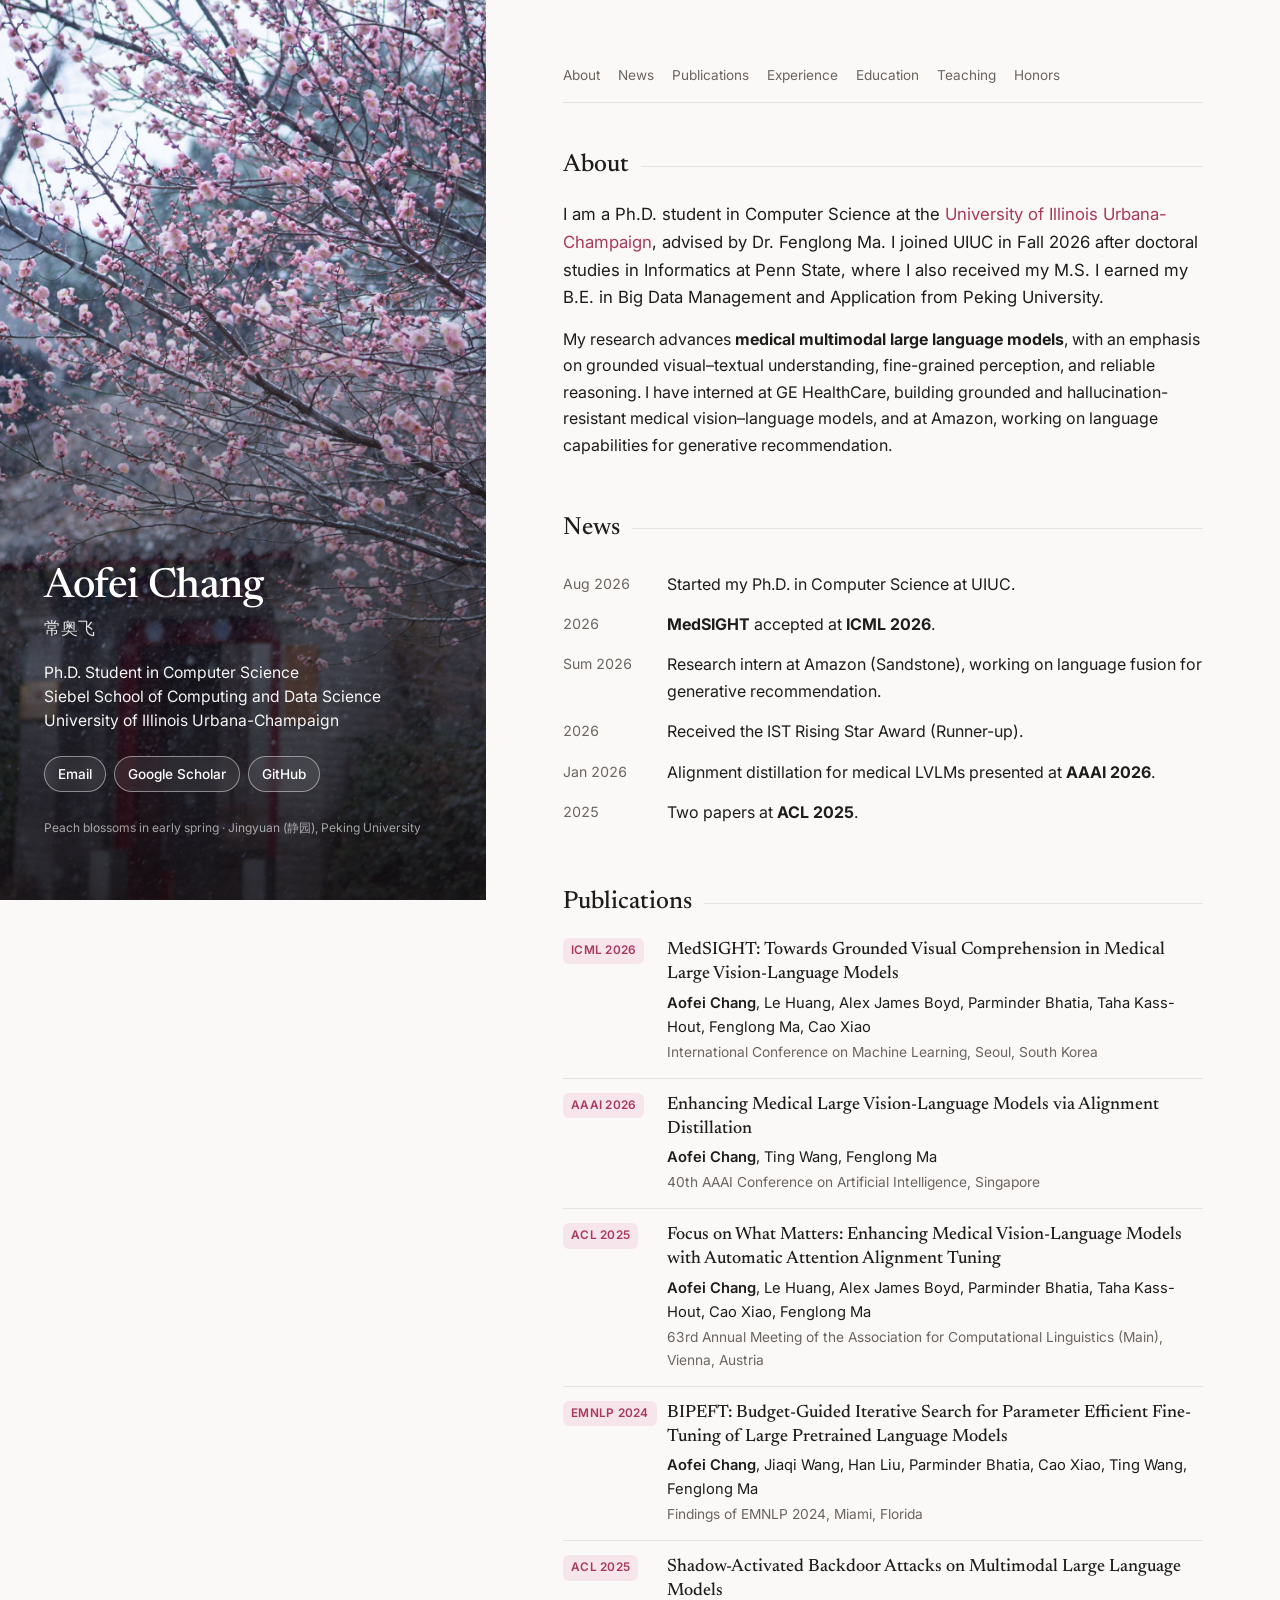
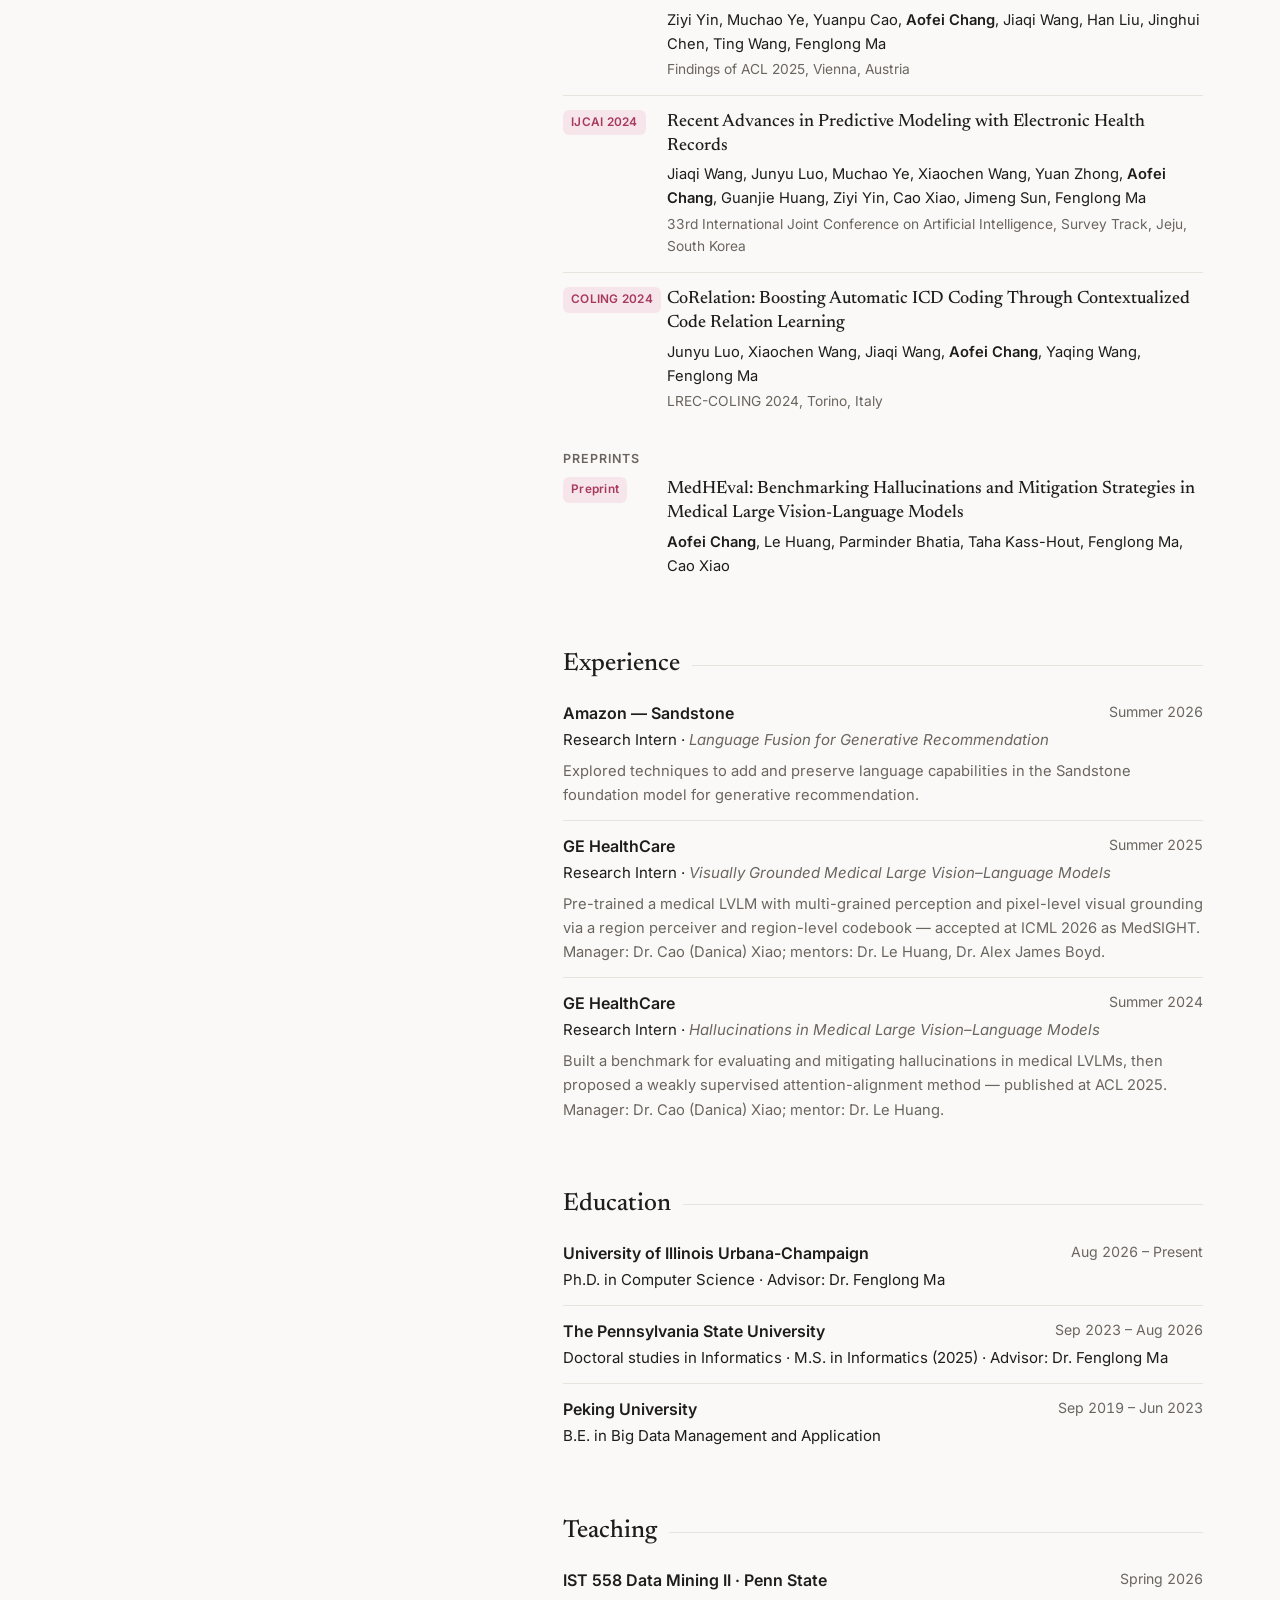
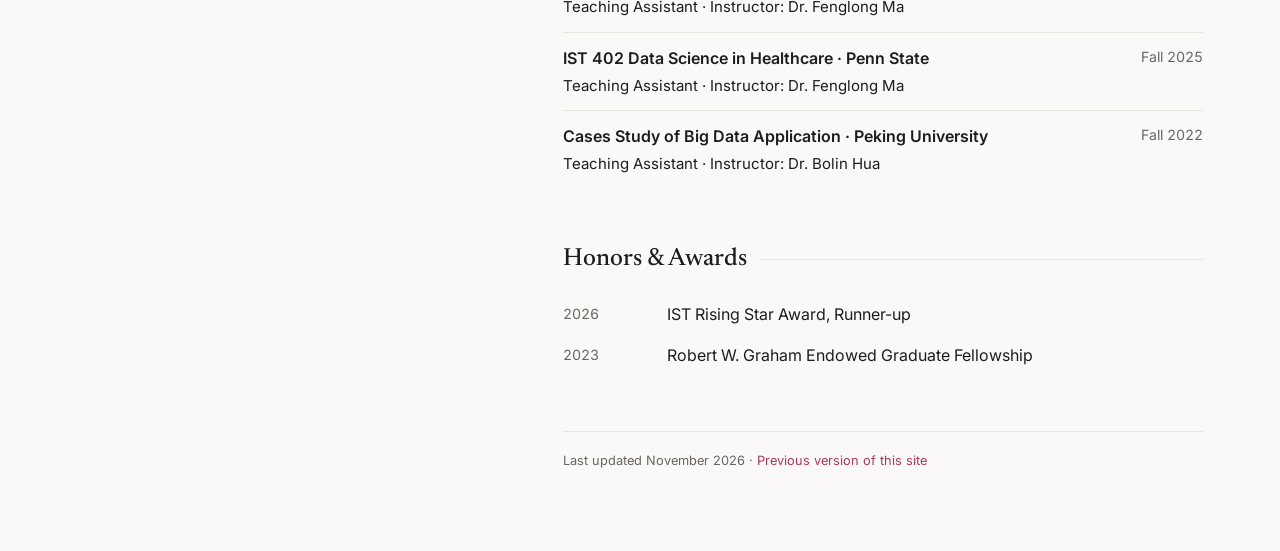
<file: index.html>
<!doctype html>
<html lang="en">
<head>
<meta charset="utf-8">
<meta name="viewport" content="width=device-width, initial-scale=1">
<title>Aofei Chang</title>
<meta name="description" content="Aofei Chang — Ph.D. student in Computer Science at the University of Illinois Urbana-Champaign, working on medical multimodal large language models.">
<link rel="icon" href="favicon.svg" type="image/svg+xml">
<link rel="preconnect" href="https://fonts.googleapis.com">
<link rel="preconnect" href="https://fonts.gstatic.com" crossorigin>
<link href="https://fonts.googleapis.com/css2?family=Newsreader:opsz,wght@6..72,400;6..72,500;6..72,600&family=Inter:wght@400;500;600&display=swap" rel="stylesheet">
<style>
:root {
  --bg: #fbf9f7;
  --surface: #ffffff;
  --ink: #1f1d1c;
  --muted: #6b6560;
  --line: #e9e3de;
  --accent: #a8395c;      /* peach blossom */
  --accent-soft: #f6e6ec;
  --serif: "Newsreader", Georgia, serif;
  --sans: "Inter", system-ui, -apple-system, "Segoe UI", sans-serif;
}
@media (prefers-color-scheme: dark) {
  :root {
    --bg: #161415;
    --surface: #1e1b1c;
    --ink: #ece7e4;
    --muted: #a39b96;
    --line: #2f2a2b;
    --accent: #e48aa8;
    --accent-soft: #3a2229;
  }
}

* { box-sizing: border-box; }
html { scroll-behavior: smooth; }
body {
  margin: 0;
  background: var(--bg);
  color: var(--ink);
  font: 16px/1.65 var(--sans);
  -webkit-font-smoothing: antialiased;
}
a { color: var(--accent); text-decoration: none; }
a:hover { text-decoration: underline; text-underline-offset: 3px; }

.layout { display: grid; grid-template-columns: minmax(300px, 38%) 1fr; min-height: 100vh; }

/* ---------- Side panel (PKU blossom) ---------- */
.side {
  position: sticky; top: 0; height: 100vh;
  background: url("assets/pku-blossom.jpg") center 35% / cover no-repeat;
  color: #fff;
  display: flex; flex-direction: column; justify-content: flex-end;
}
.side::before {
  content: ""; position: absolute; inset: 0;
  background: linear-gradient(to bottom, rgba(20,14,16,0) 30%, rgba(20,14,16,.78) 100%);
}
.side-inner { position: relative; padding: 48px 44px; }
.side h1 { font: 500 2.6rem/1.1 var(--serif); margin: 0 0 4px; letter-spacing: -.01em; }
.side .cn { font-size: 1.05rem; opacity: .85; margin: 0 0 18px; }
.side .role { margin: 0 0 22px; font-size: .98rem; line-height: 1.55; opacity: .95; }
.links { display: flex; flex-wrap: wrap; gap: 8px; }
.links a {
  color: #fff; font-size: .85rem; font-weight: 500;
  padding: 6px 13px; border: 1px solid rgba(255,255,255,.45); border-radius: 999px;
  backdrop-filter: blur(4px); background: rgba(255,255,255,.08);
}
.links a:hover { background: rgba(255,255,255,.22); text-decoration: none; }
.photo-note { margin-top: 26px; font-size: .75rem; opacity: .6; }

/* ---------- Main column ---------- */
main { padding: 64px clamp(20px, 6vw, 88px) 80px; max-width: 880px; }
nav.toc {
  display: flex; flex-wrap: wrap; gap: 4px 18px;
  font-size: .85rem; margin-bottom: 48px; padding-bottom: 16px; border-bottom: 1px solid var(--line);
}
nav.toc a { color: var(--muted); }
nav.toc a:hover { color: var(--accent); text-decoration: none; }

section { margin-bottom: 56px; scroll-margin-top: 24px; }
h2 {
  font: 500 1.55rem/1.2 var(--serif); margin: 0 0 20px;
  display: flex; align-items: center; gap: 12px;
}
h2::after { content: ""; flex: 1; height: 1px; background: var(--line); }
p { margin: 0 0 14px; }
.lead { font-size: 1.05rem; }
.muted { color: var(--muted); }

/* News */
.news { list-style: none; margin: 0; padding: 0; }
.news li { display: grid; grid-template-columns: 92px 1fr; gap: 12px; padding: 7px 0; }
.news time { color: var(--muted); font-size: .88rem; font-variant-numeric: tabular-nums; padding-top: 1px; }

/* Publications */
.pubs { list-style: none; margin: 0; padding: 0; }
.pub { display: grid; grid-template-columns: 92px 1fr; gap: 12px; padding: 14px 0; border-top: 1px solid var(--line); }
.pub:first-child { border-top: 0; padding-top: 0; }
.venue {
  align-self: start; justify-self: start;
  font-size: .74rem; font-weight: 600; letter-spacing: .02em;
  color: var(--accent); background: var(--accent-soft);
  padding: 3px 8px; border-radius: 6px; white-space: nowrap;
}
.pub .title { font-family: var(--serif); font-size: 1.12rem; font-weight: 500; line-height: 1.35; margin: 0 0 4px; }
.pub .authors { font-size: .92rem; margin: 0 0 2px; }
.pub .authors b { font-weight: 600; }
.pub .where { font-size: .86rem; color: var(--muted); margin: 0; }
.sub { font: 600 .78rem/1 var(--sans); letter-spacing: .08em; text-transform: uppercase; color: var(--muted); margin: 26px 0 12px; }

/* Timeline entries */
.entry { display: grid; grid-template-columns: 1fr auto; gap: 2px 16px; padding: 12px 0; border-top: 1px solid var(--line); }
.entry:first-of-type { border-top: 0; padding-top: 0; }
.entry h3 { font-size: 1rem; font-weight: 600; margin: 0; }
.entry .when { color: var(--muted); font-size: .88rem; white-space: nowrap; font-variant-numeric: tabular-nums; }
.entry .what { grid-column: 1 / -1; font-size: .94rem; margin: 0; }
.entry .what i { color: var(--muted); }
.entry .desc { grid-column: 1 / -1; font-size: .92rem; color: var(--muted); margin: 4px 0 0; }

footer { color: var(--muted); font-size: .8rem; border-top: 1px solid var(--line); padding-top: 18px; }

/* ---------- Mobile ---------- */
@media (max-width: 860px) {
  .layout { display: block; }
  .side { position: relative; height: auto; min-height: 72vh; background-position: center 30%; }
  .side-inner { padding: 120px 20px 28px; }
  .side h1 { font-size: 2.2rem; }
  main { padding: 36px 16px 60px; }
  .news li, .pub { grid-template-columns: 1fr; gap: 4px; }
  .entry { grid-template-columns: 1fr; }
}
</style>
</head>
<body>
<div class="layout">

  <aside class="side">
    <div class="side-inner">
      <h1>Aofei Chang</h1>
      <p class="cn">常奥飞</p>
      <p class="role">Ph.D. Student in Computer Science<br>Siebel School of Computing and Data Science<br>University of Illinois Urbana-Champaign</p>
      <div class="links">
        <a href="mailto:aofeic2@illinois.edu">Email</a>
        <a href="https://scholar.google.com/citations?user=ZIbiwGYAAAAJ&amp;hl=en" target="_blank" rel="noopener">Google Scholar</a>
        <a href="https://github.com/Aofei-Chang" target="_blank" rel="noopener">GitHub</a>
      </div>
      <p class="photo-note">Peach blossoms in early spring · Jingyuan (静园), Peking University</p>
    </div>
  </aside>

  <main>
    <nav class="toc">
      <a href="#about">About</a>
      <a href="#news">News</a>
      <a href="#publications">Publications</a>
      <a href="#experience">Experience</a>
      <a href="#education">Education</a>
      <a href="#teaching">Teaching</a>
      <a href="#honors">Honors</a>
    </nav>

    <section id="about">
      <h2>About</h2>
      <p class="lead">I am a Ph.D. student in Computer Science at the <a href="https://siebelschool.illinois.edu/" target="_blank" rel="noopener">University of Illinois Urbana-Champaign</a>, advised by Dr. Fenglong Ma. I joined UIUC in Fall 2026 after doctoral studies in Informatics at Penn State, where I also received my M.S. I earned my B.E. in Big Data Management and Application from Peking University.</p>
      <p>My research advances <strong>medical multimodal large language models</strong>, with an emphasis on grounded visual–textual understanding, fine-grained perception, and reliable reasoning. I have interned at GE HealthCare, building grounded and hallucination-resistant medical vision–language models, and at Amazon, working on language capabilities for generative recommendation.</p>
    </section>

    <section id="news">
      <h2>News</h2>
      <ul class="news">
        <li><time>Aug 2026</time><span>Started my Ph.D. in Computer Science at UIUC.</span></li>
        <li><time>2026</time><span><strong>MedSIGHT</strong> accepted at <strong>ICML 2026</strong>.</span></li>
        <li><time>Sum 2026</time><span>Research intern at Amazon (Sandstone), working on language fusion for generative recommendation.</span></li>
        <li><time>2026</time><span>Received the IST Rising Star Award (Runner-up).</span></li>
        <li><time>Jan 2026</time><span>Alignment distillation for medical LVLMs presented at <strong>AAAI 2026</strong>.</span></li>
        <li><time>2025</time><span>Two papers at <strong>ACL 2025</strong>.</span></li>
      </ul>
    </section>

    <section id="publications">
      <h2>Publications</h2>
      <ul class="pubs">
        <li class="pub">
          <span class="venue">ICML 2026</span>
          <div>
            <p class="title">MedSIGHT: Towards Grounded Visual Comprehension in Medical Large Vision-Language Models</p>
            <p class="authors"><b>Aofei Chang</b>, Le Huang, Alex James Boyd, Parminder Bhatia, Taha Kass-Hout, Fenglong Ma, Cao Xiao</p>
            <p class="where">International Conference on Machine Learning, Seoul, South Korea</p>
          </div>
        </li>
        <li class="pub">
          <span class="venue">AAAI 2026</span>
          <div>
            <p class="title">Enhancing Medical Large Vision-Language Models via Alignment Distillation</p>
            <p class="authors"><b>Aofei Chang</b>, Ting Wang, Fenglong Ma</p>
            <p class="where">40th AAAI Conference on Artificial Intelligence, Singapore</p>
          </div>
        </li>
        <li class="pub">
          <span class="venue">ACL 2025</span>
          <div>
            <p class="title">Focus on What Matters: Enhancing Medical Vision-Language Models with Automatic Attention Alignment Tuning</p>
            <p class="authors"><b>Aofei Chang</b>, Le Huang, Alex James Boyd, Parminder Bhatia, Taha Kass-Hout, Cao Xiao, Fenglong Ma</p>
            <p class="where">63rd Annual Meeting of the Association for Computational Linguistics (Main), Vienna, Austria</p>
          </div>
        </li>
        <li class="pub">
          <span class="venue">EMNLP 2024</span>
          <div>
            <p class="title">BIPEFT: Budget-Guided Iterative Search for Parameter Efficient Fine-Tuning of Large Pretrained Language Models</p>
            <p class="authors"><b>Aofei Chang</b>, Jiaqi Wang, Han Liu, Parminder Bhatia, Cao Xiao, Ting Wang, Fenglong Ma</p>
            <p class="where">Findings of EMNLP 2024, Miami, Florida</p>
          </div>
        </li>
        <li class="pub">
          <span class="venue">ACL 2025</span>
          <div>
            <p class="title">Shadow-Activated Backdoor Attacks on Multimodal Large Language Models</p>
            <p class="authors">Ziyi Yin, Muchao Ye, Yuanpu Cao, <b>Aofei Chang</b>, Jiaqi Wang, Han Liu, Jinghui Chen, Ting Wang, Fenglong Ma</p>
            <p class="where">Findings of ACL 2025, Vienna, Austria</p>
          </div>
        </li>
        <li class="pub">
          <span class="venue">IJCAI 2024</span>
          <div>
            <p class="title">Recent Advances in Predictive Modeling with Electronic Health Records</p>
            <p class="authors">Jiaqi Wang, Junyu Luo, Muchao Ye, Xiaochen Wang, Yuan Zhong, <b>Aofei Chang</b>, Guanjie Huang, Ziyi Yin, Cao Xiao, Jimeng Sun, Fenglong Ma</p>
            <p class="where">33rd International Joint Conference on Artificial Intelligence, Survey Track, Jeju, South Korea</p>
          </div>
        </li>
        <li class="pub">
          <span class="venue">COLING 2024</span>
          <div>
            <p class="title">CoRelation: Boosting Automatic ICD Coding Through Contextualized Code Relation Learning</p>
            <p class="authors">Junyu Luo, Xiaochen Wang, Jiaqi Wang, <b>Aofei Chang</b>, Yaqing Wang, Fenglong Ma</p>
            <p class="where">LREC-COLING 2024, Torino, Italy</p>
          </div>
        </li>
      </ul>

      <p class="sub">Preprints</p>
      <ul class="pubs">
        <li class="pub">
          <span class="venue">Preprint</span>
          <div>
            <p class="title">MedHEval: Benchmarking Hallucinations and Mitigation Strategies in Medical Large Vision-Language Models</p>
            <p class="authors"><b>Aofei Chang</b>, Le Huang, Parminder Bhatia, Taha Kass-Hout, Fenglong Ma, Cao Xiao</p>
          </div>
        </li>
      </ul>
    </section>

    <section id="experience">
      <h2>Experience</h2>
      <div class="entry">
        <h3>Amazon — Sandstone</h3><span class="when">Summer 2026</span>
        <p class="what">Research Intern · <i>Language Fusion for Generative Recommendation</i></p>
        <p class="desc">Explored techniques to add and preserve language capabilities in the Sandstone foundation model for generative recommendation.</p>
      </div>
      <div class="entry">
        <h3>GE HealthCare</h3><span class="when">Summer 2025</span>
        <p class="what">Research Intern · <i>Visually Grounded Medical Large Vision–Language Models</i></p>
        <p class="desc">Pre-trained a medical LVLM with multi-grained perception and pixel-level visual grounding via a region perceiver and region-level codebook — accepted at ICML 2026 as MedSIGHT. Manager: Dr. Cao (Danica) Xiao; mentors: Dr. Le Huang, Dr. Alex James Boyd.</p>
      </div>
      <div class="entry">
        <h3>GE HealthCare</h3><span class="when">Summer 2024</span>
        <p class="what">Research Intern · <i>Hallucinations in Medical Large Vision–Language Models</i></p>
        <p class="desc">Built a benchmark for evaluating and mitigating hallucinations in medical LVLMs, then proposed a weakly supervised attention-alignment method — published at ACL 2025. Manager: Dr. Cao (Danica) Xiao; mentor: Dr. Le Huang.</p>
      </div>
    </section>

    <section id="education">
      <h2>Education</h2>
      <div class="entry">
        <h3>University of Illinois Urbana-Champaign</h3><span class="when">Aug 2026 – Present</span>
        <p class="what">Ph.D. in Computer Science · Advisor: Dr. Fenglong Ma</p>
      </div>
      <div class="entry">
        <h3>The Pennsylvania State University</h3><span class="when">Sep 2023 – Aug 2026</span>
        <p class="what">Doctoral studies in Informatics · M.S. in Informatics (2025) · Advisor: Dr. Fenglong Ma</p>
      </div>
      <div class="entry">
        <h3>Peking University</h3><span class="when">Sep 2019 – Jun 2023</span>
        <p class="what">B.E. in Big Data Management and Application</p>
      </div>
    </section>

    <section id="teaching">
      <h2>Teaching</h2>
      <div class="entry">
        <h3>IST 558 Data Mining II · Penn State</h3><span class="when">Spring 2026</span>
        <p class="what">Teaching Assistant · Instructor: Dr. Fenglong Ma</p>
      </div>
      <div class="entry">
        <h3>IST 402 Data Science in Healthcare · Penn State</h3><span class="when">Fall 2025</span>
        <p class="what">Teaching Assistant · Instructor: Dr. Fenglong Ma</p>
      </div>
      <div class="entry">
        <h3>Cases Study of Big Data Application · Peking University</h3><span class="when">Fall 2022</span>
        <p class="what">Teaching Assistant · Instructor: Dr. Bolin Hua</p>
      </div>
    </section>

    <section id="honors">
      <h2>Honors &amp; Awards</h2>
      <ul class="news">
        <li><time>2026</time><span>IST Rising Star Award, Runner-up</span></li>
        <li><time>2023</time><span>Robert W. Graham Endowed Graduate Fellowship</span></li>
      </ul>
    </section>

    <footer>
      Last updated November 2026 · <a href="/archive/">Previous version of this site</a>
    </footer>
  </main>

</div>
</body>
</html>
</file>
